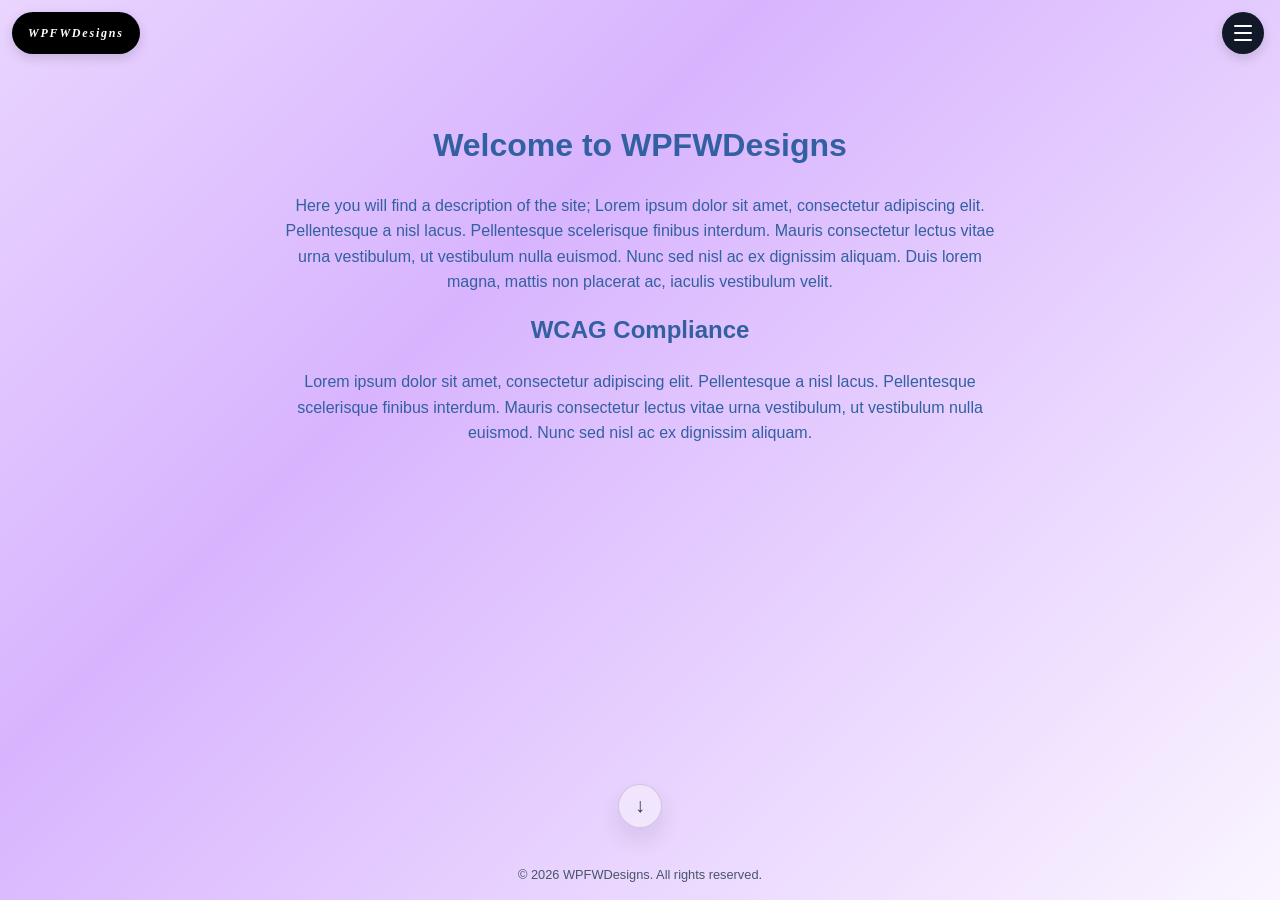
<file: index.html>
﻿<!DOCTYPE html>
<html lang="en">
  <head>
    <meta charset="UTF-8" />
    <meta name="viewport" content="width=device-width, initial-scale=1.0" />
    <meta
      name="description"
      content="Welcome to WPFWDesigns, a web design portfolio featuring accessible websites, creative projects, and development work."
    />
    <title>Landing Page</title>
    <link rel="stylesheet" href="style.css" />
    <script src="weather-theme.js" defer></script>
  </head>
  <body data-page="landing" class="page-landing">
    <a href="index.html" class="brand-tag" aria-label="Go to the home page"><i>WPFWDesigns</i></a>

    <nav class="top-nav" aria-label="Main navigation">
      <button class="menu-toggle" aria-label="Toggle navigation" aria-expanded="false" aria-controls="site-nav-menu">
        <span aria-hidden="true"></span>
        <span aria-hidden="true"></span>
        <span aria-hidden="true"></span>
      </button>
      <ul class="nav-menu" id="site-nav-menu">
        <li><a href="whoami.html">Whoami</a></li>
        <li><a href="blog.html">Blog</a></li>
        <li><a href="projects.html">Projects</a></li>
        <li><a href="contact.html">Contact</a></li>
        <li class="nav-options">
          <span class="nav-options__label">Options</span>
          <div class="weather-theme" data-weather-theme>
            <p class="weather-theme__status" data-weather-status role="status" aria-live="polite">Amsterdam | Loading weather...</p>
            <div class="weather-theme__controls" role="group" aria-label="Theme mode">
              <button class="weather-theme__button" type="button" data-theme-mode="auto" aria-pressed="true">Auto</button>
              <button class="weather-theme__button weather-theme__icon-button" type="button" data-theme-mode="light" aria-label="Light theme" title="Light theme" aria-pressed="false"><span aria-hidden="true">☀️</span></button>
              <button class="weather-theme__button weather-theme__icon-button" type="button" data-theme-mode="dark" aria-label="Dark theme" title="Dark theme" aria-pressed="false"><span aria-hidden="true">🌙</span></button>
            </div>
          </div>
        </li>
      </ul>
    </nav>

    <main class="page-content">
      <h1>Welcome to WPFWDesigns</h1>
      <p>Here you will find a description of the site; Lorem ipsum dolor sit amet, consectetur adipiscing elit. Pellentesque a nisl lacus. Pellentesque scelerisque finibus interdum. Mauris consectetur lectus vitae urna vestibulum, ut vestibulum nulla euismod. Nunc sed nisl ac ex dignissim aliquam. Duis lorem magna, mattis non placerat ac, iaculis vestibulum velit.</p>

      <section>
        <h2>WCAG Compliance</h2>
        <p>Lorem ipsum dolor sit amet, consectetur adipiscing elit. Pellentesque a nisl lacus. Pellentesque scelerisque finibus interdum. Mauris consectetur lectus vitae urna vestibulum, ut vestibulum nulla euismod. Nunc sed nisl ac ex dignissim aliquam.</p>
      </section>
    </main>

    <footer class="site-footer">
      <p>© 2026 WPFWDesigns. All rights reserved.</p>
    </footer>

    <a class="scroll-cue" href="whoami.html" aria-label="Continue to Who Am I"></a>

    <script>
      const toggleButton = document.querySelector('.menu-toggle');
      const navMenu = document.querySelector('.nav-menu');
      toggleButton.addEventListener('click', () => {
        const isOpen = navMenu.classList.toggle('open');
        toggleButton.setAttribute('aria-expanded', String(isOpen));
      });

      document.addEventListener('click', (event) => {
        if (!navMenu.contains(event.target) && !toggleButton.contains(event.target)) {
          navMenu.classList.remove('open');
          toggleButton.setAttribute('aria-expanded', 'false');
        }
      });

      document.addEventListener('keydown', (event) => {
        if (event.key === 'Escape' && navMenu.classList.contains('open')) {
          navMenu.classList.remove('open');
          toggleButton.setAttribute('aria-expanded', 'false');
          toggleButton.focus();
        }
      });

    </script>
  </body>
</html>
</file>
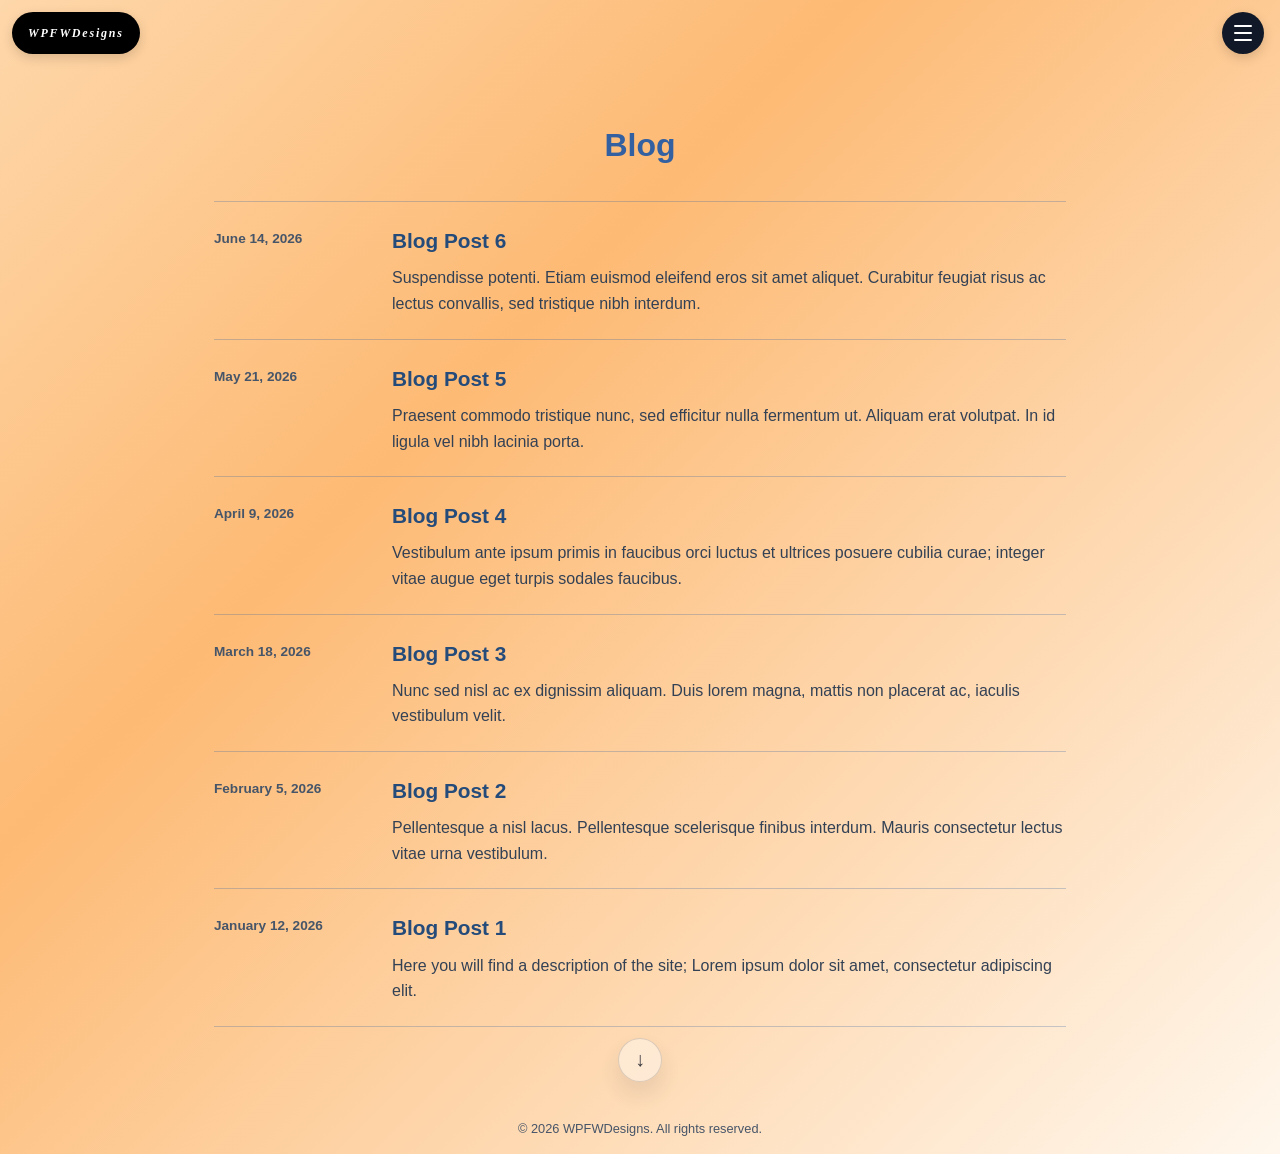
<file: blog.html>
﻿<!DOCTYPE html>
<html lang="en">
  <head>
    <meta charset="UTF-8" />
    <meta name="viewport" content="width=device-width, initial-scale=1.0" />
    <meta
      name="description"
      content="Read the WPFWDesigns blog for insights, updates, and articles about web design, development, and accessibility."
    />
    <title>Blog</title>
    <link rel="stylesheet" href="style.css" />
    <script src="weather-theme.js" defer></script>
  </head>
  <body data-page="blog" class="page-blog">
    <a href="index.html" class="brand-tag" aria-label="Go to the home page"><i>WPFWDesigns</i></a>

    <nav class="top-nav" aria-label="Main navigation">
      <button class="menu-toggle" aria-label="Toggle navigation" aria-expanded="false" aria-controls="site-nav-menu">
        <span aria-hidden="true"></span>
        <span aria-hidden="true"></span>
        <span aria-hidden="true"></span>
      </button>
      <ul class="nav-menu" id="site-nav-menu">
        <li><a href="whoami.html">Whoami</a></li>
        <li><a href="blog.html">Blog</a></li>
        <li><a href="projects.html">Projects</a></li>
        <li><a href="contact.html">Contact</a></li>
        <li class="nav-options">
          <span class="nav-options__label">Options</span>
          <div class="weather-theme" data-weather-theme>
            <p class="weather-theme__status" data-weather-status role="status" aria-live="polite">Amsterdam | Loading weather...</p>
            <div class="weather-theme__controls" role="group" aria-label="Theme mode">
              <button class="weather-theme__button" type="button" data-theme-mode="auto" aria-pressed="true">Auto</button>
              <button class="weather-theme__button weather-theme__icon-button" type="button" data-theme-mode="light" aria-label="Light theme" title="Light theme" aria-pressed="false"><span aria-hidden="true">☀️</span></button>
              <button class="weather-theme__button weather-theme__icon-button" type="button" data-theme-mode="dark" aria-label="Dark theme" title="Dark theme" aria-pressed="false"><span aria-hidden="true">🌙</span></button>
            </div>
          </div>
        </li>
      </ul>
    </nav>

    <main class="page-content blog-page">
      <h1>Blog</h1>

      <div class="blog-feed">
        <article class="blog-entry">
          <p class="blog-date">June 14, 2026</p>
          <h2>Blog Post 6</h2>
          <p>Suspendisse potenti. Etiam euismod eleifend eros sit amet aliquet. Curabitur feugiat risus ac lectus convallis, sed tristique nibh interdum.</p>
        </article>

        <article class="blog-entry">
          <p class="blog-date">May 21, 2026</p>
          <h2>Blog Post 5</h2>
          <p>Praesent commodo tristique nunc, sed efficitur nulla fermentum ut. Aliquam erat volutpat. In id ligula vel nibh lacinia porta.</p>
        </article>

        <article class="blog-entry">
          <p class="blog-date">April 9, 2026</p>
          <h2>Blog Post 4</h2>
          <p>Vestibulum ante ipsum primis in faucibus orci luctus et ultrices posuere cubilia curae; integer vitae augue eget turpis sodales faucibus.</p>
        </article>

        <article class="blog-entry">
          <p class="blog-date">March 18, 2026</p>
          <h2>Blog Post 3</h2>
          <p>Nunc sed nisl ac ex dignissim aliquam. Duis lorem magna, mattis non placerat ac, iaculis vestibulum velit.</p>
        </article>

        <article class="blog-entry">
          <p class="blog-date">February 5, 2026</p>
          <h2>Blog Post 2</h2>
          <p>Pellentesque a nisl lacus. Pellentesque scelerisque finibus interdum. Mauris consectetur lectus vitae urna vestibulum.</p>
        </article>

        <article class="blog-entry">
          <p class="blog-date">January 12, 2026</p>
          <h2>Blog Post 1</h2>
          <p>Here you will find a description of the site; Lorem ipsum dolor sit amet, consectetur adipiscing elit.</p>
        </article>
      </div>
    </main>

    <footer class="site-footer">
      <p>© 2026 WPFWDesigns. All rights reserved.</p>
    </footer>

    <a class="scroll-cue" href="projects.html" aria-label="Continue to Projects"></a>

    <script>
      const toggleButton = document.querySelector('.menu-toggle');
      const navMenu = document.querySelector('.nav-menu');
      toggleButton.addEventListener('click', () => {
        const isOpen = navMenu.classList.toggle('open');
        toggleButton.setAttribute('aria-expanded', String(isOpen));
      });

      document.addEventListener('click', (event) => {
        if (!navMenu.contains(event.target) && !toggleButton.contains(event.target)) {
          navMenu.classList.remove('open');
          toggleButton.setAttribute('aria-expanded', 'false');
        }
      });

      document.addEventListener('keydown', (event) => {
        if (event.key === 'Escape' && navMenu.classList.contains('open')) {
          navMenu.classList.remove('open');
          toggleButton.setAttribute('aria-expanded', 'false');
          toggleButton.focus();
        }
      });

    </script>
  </body>
</html>
</file>
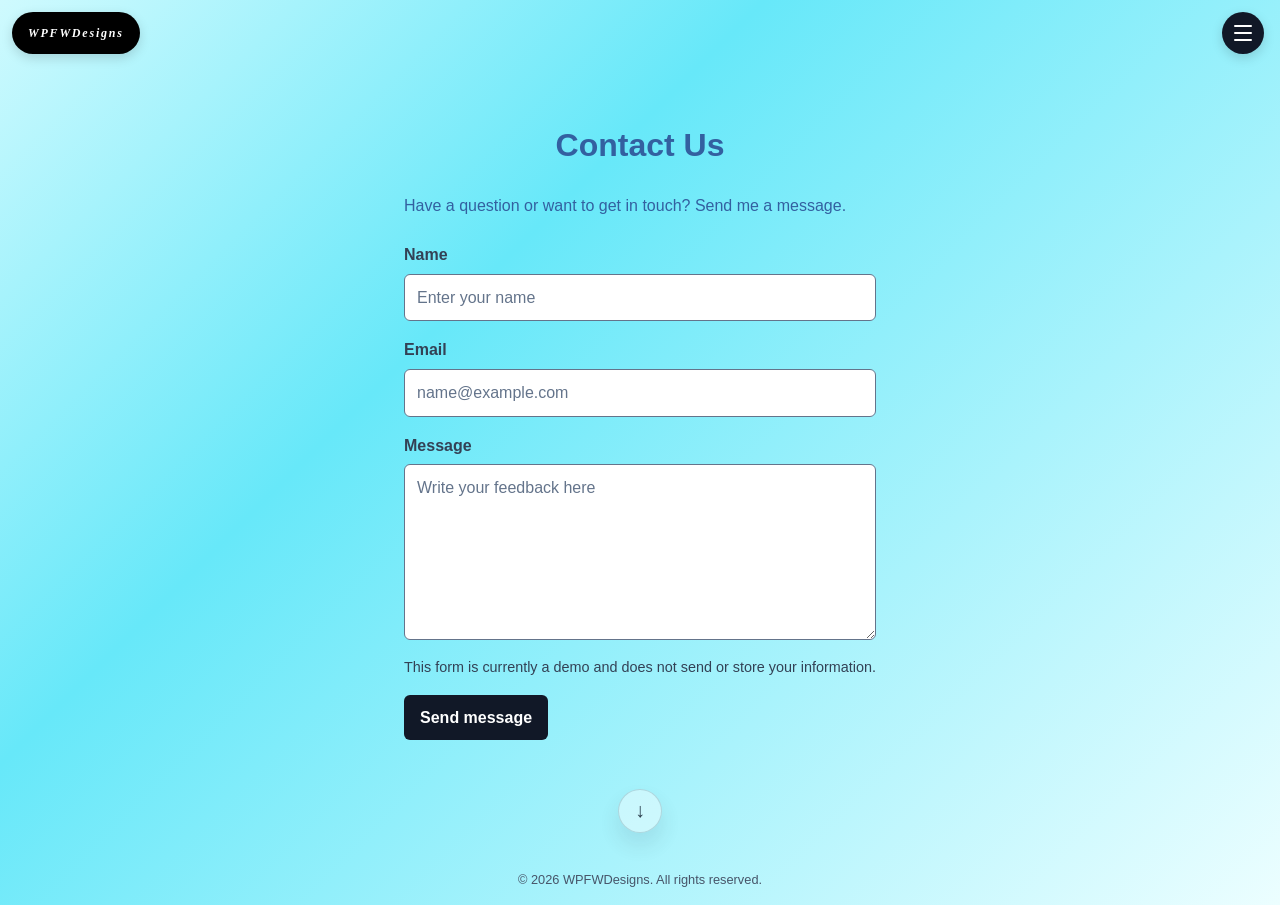
<file: contact.html>
<!DOCTYPE html>
<html lang="en">
  <head>
    <meta charset="UTF-8" />
    <meta name="viewport" content="width=device-width, initial-scale=1.0" />
    <meta
      name="description"
      content="Contact WPFWDesigns with a question or message."
    />
    <title>Contact | WPFWDesigns</title>
    <link rel="stylesheet" href="style.css" />
    <script src="weather-theme.js" defer></script>
  </head>
  <body data-page="contact" class="page-contact">
    <a href="index.html" class="brand-tag" aria-label="Go to the home page"><i>WPFWDesigns</i></a>

    <nav class="top-nav" aria-label="Main navigation">
      <button class="menu-toggle" aria-label="Toggle navigation" aria-expanded="false" aria-controls="site-nav-menu">
        <span aria-hidden="true"></span>
        <span aria-hidden="true"></span>
        <span aria-hidden="true"></span>
      </button>
      <ul class="nav-menu" id="site-nav-menu">
        <li><a href="whoami.html">Whoami</a></li>
        <li><a href="blog.html">Blog</a></li>
        <li><a href="projects.html">Projects</a></li>
        <li><a href="contact.html" aria-current="page">Contact</a></li>
        <li class="nav-options">
          <span class="nav-options__label">Options</span>
          <div class="weather-theme" data-weather-theme>
            <p class="weather-theme__status" data-weather-status role="status" aria-live="polite">Amsterdam | Loading weather...</p>
            <div class="weather-theme__controls" role="group" aria-label="Theme mode">
              <button class="weather-theme__button" type="button" data-theme-mode="auto" aria-pressed="true">Auto</button>
              <button class="weather-theme__button weather-theme__icon-button" type="button" data-theme-mode="light" aria-label="Light theme" title="Light theme" aria-pressed="false"><span aria-hidden="true">☀️</span></button>
              <button class="weather-theme__button weather-theme__icon-button" type="button" data-theme-mode="dark" aria-label="Dark theme" title="Dark theme" aria-pressed="false"><span aria-hidden="true">🌙</span></button>
            </div>
          </div>
        </li>
      </ul>
    </nav>

    <main class="page-content contact-page">
      <h1>Contact Us</h1>
      <p class="contact-intro">Have a question or want to get in touch? Send me a message.</p>

      <form class="contact-form" id="contact-form" novalidate>
        <div class="contact-field">
          <label for="contact-name">Name</label>
          <input id="contact-name" name="name" type="text" autocomplete="name" placeholder="Enter your name" minlength="2" maxlength="80" aria-describedby="contact-name-error" required />
          <p class="contact-error" id="contact-name-error" hidden></p>
        </div>

        <div class="contact-field">
          <label for="contact-email">Email</label>
          <input id="contact-email" name="email" type="email" autocomplete="email" placeholder="name@example.com" maxlength="254" aria-describedby="contact-email-error" required />
          <p class="contact-error" id="contact-email-error" hidden></p>
        </div>

        <div class="contact-field">
          <label for="contact-message">Message</label>
          <textarea id="contact-message" name="message" rows="6" placeholder="Write your feedback here" minlength="10" maxlength="1000" aria-describedby="contact-message-error" required></textarea>
          <p class="contact-error" id="contact-message-error" hidden></p>
        </div>

        <p class="contact-note">This form is currently a demo and does not send or store your information.</p>
        <button class="contact-submit" type="submit">Send message</button>
        <p class="contact-status" id="contact-status" role="status" aria-live="polite"></p>
      </form>
    </main>

    <footer class="site-footer">
      <p>© 2026 WPFWDesigns. All rights reserved.</p>
    </footer>

    <a class="scroll-cue" href="index.html" aria-label="Continue to Home"></a>

    <script>
      const toggleButton = document.querySelector('.menu-toggle');
      const navMenu = document.querySelector('.nav-menu');
      const contactForm = document.querySelector('#contact-form');
      const contactStatus = document.querySelector('#contact-status');
      const fields = [
        {
          input: document.querySelector('#contact-name'),
          error: document.querySelector('#contact-name-error'),
          getMessage: (input) => {
            const value = input.value.trim();
            if (!value) return 'Enter your name.';
            if (value.length < 2) return 'Name must be at least 2 characters.';
            if (value.length > 80) return 'Name must be 80 characters or fewer.';
            return '';
          }
        },
        {
          input: document.querySelector('#contact-email'),
          error: document.querySelector('#contact-email-error'),
          getMessage: (input) => {
            if (!input.value.trim()) return 'Enter your email address.';
            if (input.validity.typeMismatch) return 'Enter a valid email address.';
            if (input.value.length > 254) return 'Email must be 254 characters or fewer.';
            return '';
          }
        },
        {
          input: document.querySelector('#contact-message'),
          error: document.querySelector('#contact-message-error'),
          getMessage: (input) => {
            const value = input.value.trim();
            if (!value) return 'Enter a feedback message.';
            if (value.length < 2) return 'Message must be at least 2 characters.';
            if (value.length > 1000) return 'Message must be 1000 characters or fewer.';
            return '';
          }
        }
      ];
      let validationAttempted = false;

      const validateField = ({ input, error, getMessage }) => {
        error.textContent = getMessage(input);
        error.hidden = !error.textContent;
        input.setAttribute('aria-invalid', String(!error.hidden));
        return error.hidden;
      };

      toggleButton.addEventListener('click', () => {
        const isOpen = navMenu.classList.toggle('open');
        toggleButton.setAttribute('aria-expanded', String(isOpen));
      });

      document.addEventListener('click', (event) => {
        if (!navMenu.contains(event.target) && !toggleButton.contains(event.target)) {
          navMenu.classList.remove('open');
          toggleButton.setAttribute('aria-expanded', 'false');
        }
      });

      document.addEventListener('keydown', (event) => {
        if (event.key === 'Escape' && navMenu.classList.contains('open')) {
          navMenu.classList.remove('open');
          toggleButton.setAttribute('aria-expanded', 'false');
          toggleButton.focus();
        }
      });

      fields.forEach((field) => {
        field.input.addEventListener('input', () => {
          if (!validationAttempted) return;
          validateField(field);
          contactStatus.textContent = '';
          contactStatus.classList.remove('is-error');
        });
      });

      contactForm.addEventListener('submit', (event) => {
        event.preventDefault();
        validationAttempted = true;
        const validity = fields.map(validateField);
        const firstInvalidIndex = validity.indexOf(false);
        const firstInvalid = firstInvalidIndex === -1 ? null : fields[firstInvalidIndex];

        if (firstInvalid) {
          contactStatus.classList.add('is-error');
          contactStatus.textContent = 'Please correct the highlighted fields and try again.';
          firstInvalid.input.focus();
          return;
        }

        contactStatus.classList.remove('is-error');
        contactStatus.textContent = 'Your message was not sent or saved. This form is a demo only.';
      });
    </script>
  </body>
</html>
</file>
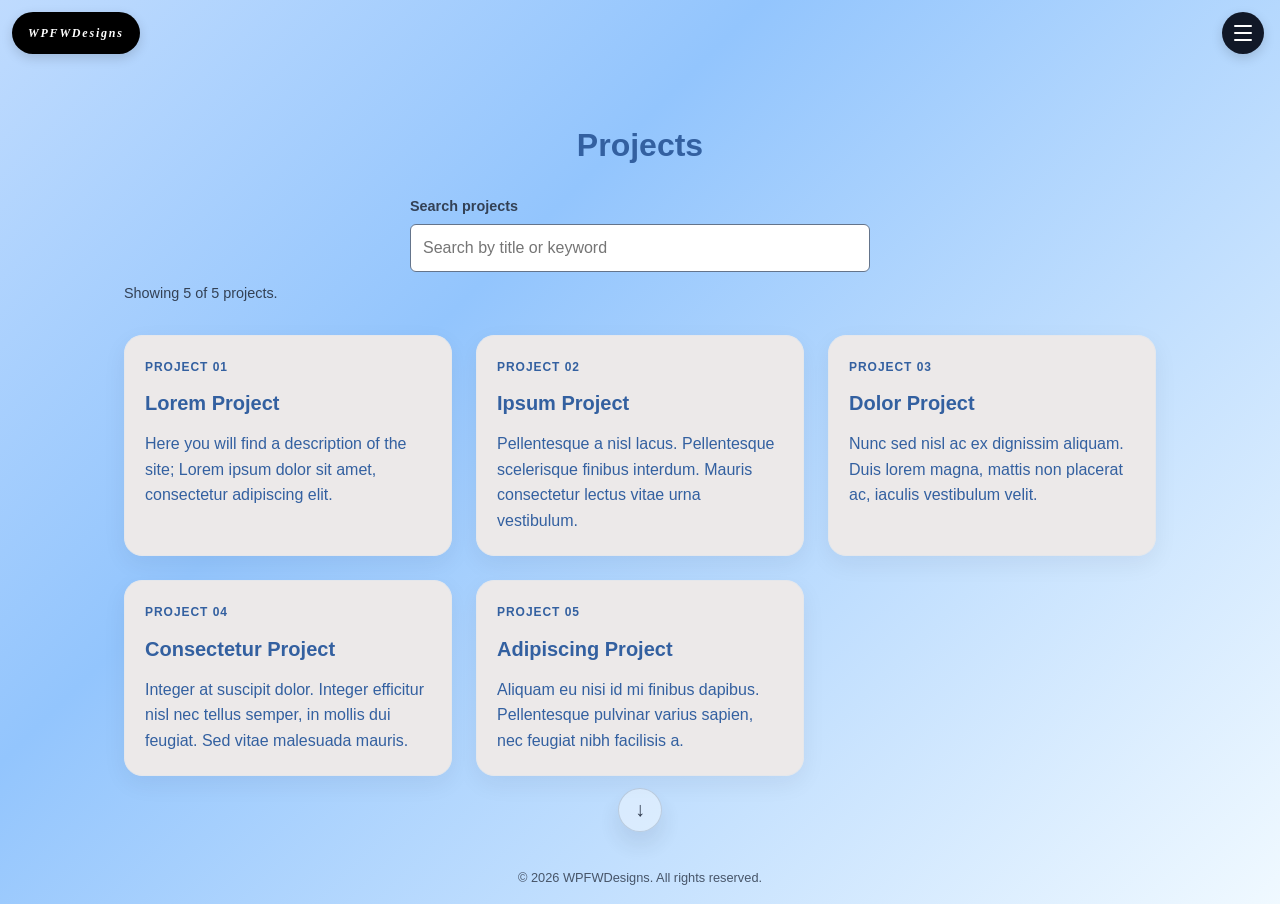
<file: projects.html>
﻿<!DOCTYPE html>
<html lang="en">
  <head>
    <meta charset="UTF-8" />
    <meta name="viewport" content="width=device-width, initial-scale=1.0" />
    <meta
      name="description"
      content="Explore web design and development projects created by WPFWDesigns, including accessible and creative digital experiences."
    />
    <title>Projects</title>
    <link rel="stylesheet" href="style.css" />
    <script src="weather-theme.js" defer></script>
  </head>
  <body data-page="projects" class="page-projects">
    <a href="index.html" class="brand-tag" aria-label="Go to the home page"><i>WPFWDesigns</i></a>

    <nav class="top-nav" aria-label="Main navigation">
      <button class="menu-toggle" aria-label="Toggle navigation" aria-expanded="false" aria-controls="site-nav-menu">
        <span aria-hidden="true"></span>
        <span aria-hidden="true"></span>
        <span aria-hidden="true"></span>
      </button>
      <ul class="nav-menu" id="site-nav-menu">
        <li><a href="whoami.html">Whoami</a></li>
        <li><a href="blog.html">Blog</a></li>
        <li><a href="projects.html">Projects</a></li>
        <li><a href="contact.html">Contact</a></li>
        <li class="nav-options">
          <span class="nav-options__label">Options</span>
          <div class="weather-theme" data-weather-theme>
            <p class="weather-theme__status" data-weather-status role="status" aria-live="polite">Amsterdam | Loading weather...</p>
            <div class="weather-theme__controls" role="group" aria-label="Theme mode">
              <button class="weather-theme__button" type="button" data-theme-mode="auto" aria-pressed="true">Auto</button>
              <button class="weather-theme__button weather-theme__icon-button" type="button" data-theme-mode="light" aria-label="Light theme" title="Light theme" aria-pressed="false"><span aria-hidden="true">☀️</span></button>
              <button class="weather-theme__button weather-theme__icon-button" type="button" data-theme-mode="dark" aria-label="Dark theme" title="Dark theme" aria-pressed="false"><span aria-hidden="true">🌙</span></button>
            </div>
          </div>
        </li>
      </ul>
    </nav>

    <main class="page-content card-page">
      <h1>Projects</h1>

      <div class="project-search">
        <label for="project-search-input">Search projects</label>
        <input
          id="project-search-input"
          type="search"
          placeholder="Search by title or keyword"
          aria-controls="project-list"
          aria-describedby="project-search-status"
        />
      </div>
      <p class="search-status" id="project-search-status" role="status" aria-live="polite"></p>
      <div class="card-grid" id="project-list" aria-live="polite"></div>
    </main>

    <footer class="site-footer">
      <p>© 2026 WPFWDesigns. All rights reserved.</p>
    </footer>

    <a class="scroll-cue" href="contact.html" aria-label="Continue to Contact"></a>

    <script>
      const toggleButton = document.querySelector('.menu-toggle');
      const navMenu = document.querySelector('.nav-menu');
      const searchInput = document.querySelector('#project-search-input');
      const searchStatus = document.querySelector('#project-search-status');
      let projectCards = [];

      const filterProjects = () => {
        const query = searchInput.value.trim().toLocaleLowerCase();
        const matchingCards = projectCards.filter(({ card, searchText }) => {
          const matches = searchText.includes(query);
          card.hidden = !matches;
          return matches;
        });

        const hasNoMatches = matchingCards.length === 0;
        searchStatus.classList.toggle('is-error', hasNoMatches);
        searchStatus.textContent = hasNoMatches
          ? 'No projects found.'
          : `Showing ${matchingCards.length} of ${projectCards.length} projects.`;
      };

      searchInput.addEventListener('input', filterProjects);

      const loadProjects = async () => {
        const projectList = document.querySelector('#project-list');

        try {
          const response = await fetch('projects.json');
          if (!response.ok) throw new Error('Unable to load projects');

          const projects = await response.json();
          projectCards = projects.map((project) => {
            const article = document.createElement('article');
            article.className = 'content-card';

            const label = document.createElement('p');
            label.className = 'card-date';
            label.textContent = project.label;

            const title = document.createElement('h2');
            title.textContent = project.title;

            const description = document.createElement('p');
            description.textContent = project.description;

            article.append(label, title, description);
            projectList.append(article);
            return {
              card: article,
              searchText: `${project.label} ${project.title} ${project.description}`.toLocaleLowerCase()
            };
          });
          filterProjects();
        } catch {
          searchInput.disabled = true;
          searchInput.classList.add('is-load-error');
          searchInput.placeholder = 'Projects unavailable: projects.json failed';
          searchStatus.classList.remove('is-error');
          searchStatus.classList.add('is-visually-hidden');
          searchStatus.textContent = 'Projects are unavailable because projects.json could not be loaded. If you opened this page directly, serve the site locally and reload.';
        }
      };

      loadProjects();

      toggleButton.addEventListener('click', () => {
        const isOpen = navMenu.classList.toggle('open');
        toggleButton.setAttribute('aria-expanded', String(isOpen));
      });

      document.addEventListener('click', (event) => {
        if (!navMenu.contains(event.target) && !toggleButton.contains(event.target)) {
          navMenu.classList.remove('open');
          toggleButton.setAttribute('aria-expanded', 'false');
        }
      });

      document.addEventListener('keydown', (event) => {
        if (event.key === 'Escape' && navMenu.classList.contains('open')) {
          navMenu.classList.remove('open');
          toggleButton.setAttribute('aria-expanded', 'false');
          toggleButton.focus();
        }
      });

    </script>
  </body>
</html>
</file>
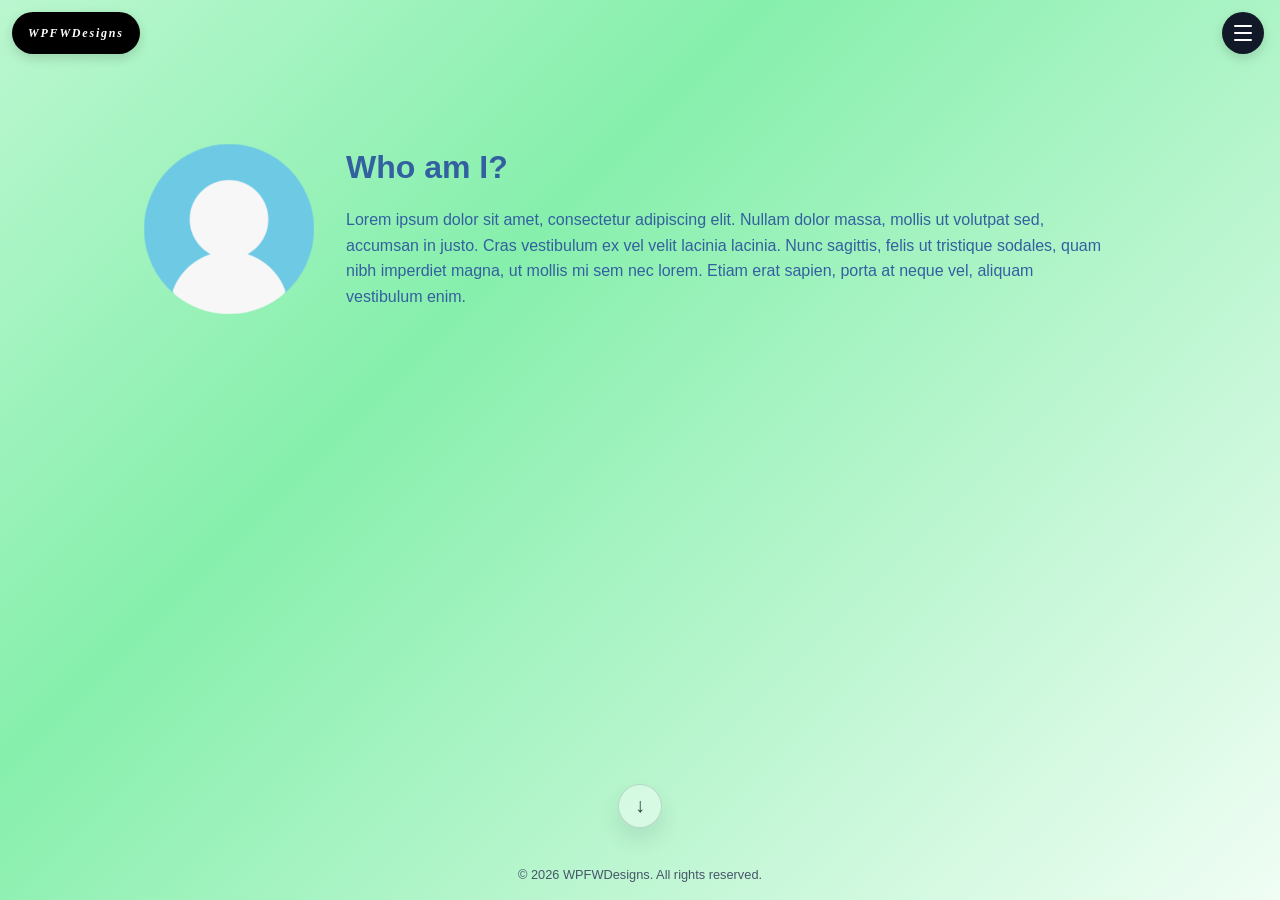
<file: whoami.html>
﻿<!DOCTYPE html>
<html lang="en">
  <head>
    <meta charset="UTF-8" />
    <meta name="viewport" content="width=device-width, initial-scale=1.0" />
    <meta
      name="description"
      content="Learn more about the designer and developer behind WPFWDesigns and their approach to creating accessible websites."
    />
    <title>Who Am I</title>
    <link rel="stylesheet" href="style.css" />
    <script src="weather-theme.js" defer></script>
  </head>
  <body data-page="whoami" class="page-whoami">
    <a href="index.html" class="brand-tag" aria-label="Go to the home page"><i>WPFWDesigns</i></a>

    <nav class="top-nav" aria-label="Main navigation">
      <button class="menu-toggle" aria-label="Toggle navigation" aria-expanded="false" aria-controls="site-nav-menu">
        <span aria-hidden="true"></span>
        <span aria-hidden="true"></span>
        <span aria-hidden="true"></span>
      </button>
      <ul class="nav-menu" id="site-nav-menu">
        <li><a href="whoami.html">Whoami</a></li>
        <li><a href="blog.html">Blog</a></li>
        <li><a href="projects.html">Projects</a></li>
        <li><a href="contact.html">Contact</a></li>
        <li class="nav-options">
          <span class="nav-options__label">Options</span>
          <div class="weather-theme" data-weather-theme>
            <p class="weather-theme__status" data-weather-status role="status" aria-live="polite">Amsterdam | Loading weather...</p>
            <div class="weather-theme__controls" role="group" aria-label="Theme mode">
              <button class="weather-theme__button" type="button" data-theme-mode="auto" aria-pressed="true">Auto</button>
              <button class="weather-theme__button weather-theme__icon-button" type="button" data-theme-mode="light" aria-label="Light theme" title="Light theme" aria-pressed="false"><span aria-hidden="true">☀️</span></button>
              <button class="weather-theme__button weather-theme__icon-button" type="button" data-theme-mode="dark" aria-label="Dark theme" title="Dark theme" aria-pressed="false"><span aria-hidden="true">🌙</span></button>
            </div>
          </div>
        </li>
      </ul>
    </nav>

    <main class="page-content profile-page">
      <div class="profile-layout">
        <img
          class="profile-image"
          src="no-profile-picture-15262_256.png"
          alt="Profile picture"
        />

        <div class="profile-copy">
          <h1>Who am I?</h1>
          <p>Lorem ipsum dolor sit amet, consectetur adipiscing elit. Nullam dolor massa, mollis ut volutpat sed, accumsan in justo. Cras vestibulum ex vel velit lacinia lacinia. Nunc sagittis, felis ut tristique sodales, quam nibh imperdiet magna, ut mollis mi sem nec lorem. Etiam erat sapien, porta at neque vel, aliquam vestibulum enim.</p>
        </div>
      </div>
    </main>

    <footer class="site-footer">
      <p>© 2026 WPFWDesigns. All rights reserved.</p>
    </footer>

    <a class="scroll-cue" href="blog.html" aria-label="Continue to Blog"></a>

    <script>
      const toggleButton = document.querySelector('.menu-toggle');
      const navMenu = document.querySelector('.nav-menu');
      toggleButton.addEventListener('click', () => {
        const isOpen = navMenu.classList.toggle('open');
        toggleButton.setAttribute('aria-expanded', String(isOpen));
      });

      document.addEventListener('click', (event) => {
        if (!navMenu.contains(event.target) && !toggleButton.contains(event.target)) {
          navMenu.classList.remove('open');
          toggleButton.setAttribute('aria-expanded', 'false');
        }
      });

      document.addEventListener('keydown', (event) => {
        if (event.key === 'Escape' && navMenu.classList.contains('open')) {
          navMenu.classList.remove('open');
          toggleButton.setAttribute('aria-expanded', 'false');
          toggleButton.focus();
        }
      });

    </script>
  </body>
</html>
</file>
<file: style.css>
﻿* {
    box-sizing: border-box;
}

html {
    scroll-behavior: smooth;
    overflow-x: hidden;
    overscroll-behavior-x: none;
    overscroll-behavior-y: contain;
    scrollbar-width: none;
    -ms-overflow-style: none;
}

html::-webkit-scrollbar {
    display: none;
}

body {
    margin: 0;
    min-height: 100vh;
    display: flex;
    flex-direction: column;
    font-family: Arial, Helvetica, sans-serif;
    line-height: 1.6;
    color: #3360a0;
    background: #f9fafb;
    text-align: center;
    overflow-x: hidden;
    max-width: 100vw;
    touch-action: pan-y;
    opacity: 0;
    animation: pageFadeIn 0.45s ease-out forwards;
}

@keyframes pageFadeIn {
    from {
        opacity: 0;
        transform: translateY(4px);
    }
    to {
        opacity: 1;
        transform: translateY(0);
    }
}

.scroll-cue {
    position: fixed;
    left: 50%;
    bottom: 72px;
    transform: translateX(-50%);
    width: 44px;
    height: 44px;
    border-radius: 50%;
    border: 1px solid rgba(17, 24, 39, 0.18);
    background: rgba(255, 255, 255, 0.5);
    box-shadow: 0 12px 26px rgba(15, 23, 42, 0.12);
    display: flex;
    align-items: center;
    justify-content: center;
    color: #111827;
    opacity: 0.82;
    visibility: visible;
    transition: opacity 0.25s ease, visibility 0.25s ease;
    z-index: 9997;
    backdrop-filter: blur(3px);
    cursor: pointer;
}

.scroll-cue:focus-visible {
    outline: 3px solid #3360a0;
    outline-offset: 4px;
}

.scroll-cue::before {
    content: "↓";
    font-size: 20px;
    line-height: 1;
    transform: translateY(-1px);
}

.page-landing {
    background: linear-gradient(135deg, #e9d5ff 0%, #d8b4fe 35%, #faf5ff 100%);
}

.page-whoami {
    background: linear-gradient(135deg, #bbf7d0 0%, #86efac 35%, #f0fdf4 100%);
}

.page-blog {
    background: linear-gradient(135deg, #fed7aa 0%, #fdba74 35%, #fff7ed 100%);
}

.page-projects {
    background: linear-gradient(135deg, #bfdbfe 0%, #93c5fd 35%, #f0f9ff 100%);
}

.page-contact {
    background: linear-gradient(135deg, #cffafe 0%, #67e8f9 35%, #ecfeff 100%);
}

.page-content {
    max-width: 760px;
    margin: 120px auto 0;
    padding: 0 24px 80px;
    flex: 1;
}

.page-landing .page-content {
    margin-top: 120px;
}

.profile-page {
    max-width: 980px;
}

.profile-layout {
    display: flex;
    align-items: flex-start;
    gap: 32px;
    text-align: left;
}

.profile-image {
    width: 170px;
    height: 170px;
    object-fit: contain;
    margin-top: 24px;
    margin-left: -30px;
    flex-shrink: 0;
    background: transparent;
    border: none;
    box-shadow: none;
}

.profile-copy {
    flex: 1;
    padding-top: 22px;
}

.profile-copy h1 {
    margin-bottom: 14px;
}

@media (max-width: 900px) {
    .profile-image {
        margin-left: 0;
    }
}

.card-page {
    max-width: 1080px;
}

.blog-page {
    max-width: 900px;
}

.blog-feed {
    margin-top: 30px;
    border-top: 1px solid rgba(51, 96, 160, 0.28);
}

.blog-entry {
    display: grid;
    grid-template-columns: 150px minmax(0, 1fr);
    column-gap: 28px;
    padding: 22px 0;
    border-bottom: 1px solid rgba(51, 96, 160, 0.28);
    text-align: left;
}

.blog-date {
    grid-column: 1;
    grid-row: 1 / span 2;
    margin: 4px 0 0;
    color: #475569;
    font-size: 0.85rem;
    font-weight: 700;
}

.blog-entry h2 {
    grid-column: 2;
    grid-row: 1;
    margin: 0 0 8px;
    color: #244b7a;
    font-size: 1.3rem;
}

.blog-entry > p:not(.blog-date) {
    grid-column: 2;
    grid-row: 2;
    margin: 0;
    color: #334155;
}

.weather-theme {
    display: grid;
    gap: 10px;
    width: 100%;
    margin-top: 8px;
    padding-top: 10px;
    border-top: 1px solid rgba(51, 96, 160, 0.28);
    text-align: left;
}

.weather-theme__status {
    margin: 0;
    color: #334155;
    font-size: 0.82rem;
    font-weight: 600;
    text-align: center;
}

.weather-theme__controls {
    display: grid;
    grid-template-columns: repeat(3, 1fr);
    border: 1px solid #64748b;
    border-radius: 6px;
    overflow: hidden;
}

.weather-theme__button {
    min-height: 36px;
    padding: 6px 12px;
    border: 0;
    border-right: 1px solid #64748b;
    background: transparent;
    color: #334155;
    font: inherit;
    font-size: 0.85rem;
    cursor: pointer;
}

.weather-theme__button:last-child {
    border-right: 0;
}

.weather-theme__icon-button {
    min-width: 40px;
    padding-right: 6px;
    padding-left: 6px;
    font-size: 1.1rem;
    line-height: 1;
}

.weather-theme__button[aria-pressed="true"] {
    background: #111827;
    color: #ffffff;
}

.weather-theme__button:focus-visible {
    position: relative;
    z-index: 1;
    outline: 3px solid #3360a0;
    outline-offset: -3px;
}

body.theme-dark {
    color: #e5e7eb;
    background: #111820;
}

body.theme-dark.page-landing,
body.theme-dark.page-whoami,
body.theme-dark.page-blog,
body.theme-dark.page-projects,
body.theme-dark.page-contact {
    background: linear-gradient(145deg, #202a34 0%, #111820 68%, #18232e 100%);
}

body.theme-dark h1,
body.theme-dark h2,
body.theme-dark h3,
body.theme-dark h4,
body.theme-dark h5,
body.theme-dark h6,
body.theme-dark p {
    color: #e5e7eb;
}

body.theme-dark .site-footer p,
body.theme-dark .blog-date,
body.theme-dark .card-date {
    color: #aab8c7;
}

body.theme-dark .blog-feed,
body.theme-dark .blog-entry,
body.theme-dark .weather-theme {
    border-color: rgba(203, 213, 225, 0.28);
}

body.theme-dark .weather-theme {
    background: rgba(31, 41, 51, 0.94);
    box-shadow: 0 4px 12px rgba(0, 0, 0, 0.22);
}

body.theme-dark .blog-entry h2 {
    color: #f3f4f6;
}

body.theme-dark .blog-entry > p:not(.blog-date),
body.theme-dark .weather-theme__status {
    color: #cbd5e1;
}

body.theme-dark .content-card {
    background: #1f2933;
    border-color: #394653;
    box-shadow: 0 8px 24px rgba(0, 0, 0, 0.2);
}

body.theme-dark .content-card h2,
body.theme-dark .content-card p,
body.theme-dark .project-search label,
body.theme-dark .search-status {
    color: #e5e7eb;
}

body.theme-dark .contact-field input,
body.theme-dark .contact-field textarea,
body.theme-dark .project-search input {
    background: #17212b;
    border-color: #526273;
    color: #f3f4f6;
}

body.theme-dark .contact-field input::placeholder,
body.theme-dark .contact-field textarea::placeholder,
body.theme-dark .project-search input::placeholder {
    color: #aab8c7;
}

body.theme-dark .contact-field input:focus::placeholder,
body.theme-dark .contact-field textarea:focus::placeholder {
    color: transparent;
}

body.theme-dark .contact-note,
body.theme-dark .contact-status {
    color: #cbd5e1;
}

body.theme-dark .contact-field label {
    color: #f3f4f6;
}

body.theme-dark .contact-status.is-error,
body.theme-dark .contact-error,
body.theme-dark .search-status.is-error {
    color: #fca5a5;
}

body.theme-dark .contact-field input[aria-invalid="true"],
body.theme-dark .contact-field textarea[aria-invalid="true"] {
    border-color: #fca5a5;
}

body.theme-dark .nav-menu {
    background: #1f2933;
}

body.theme-dark .top-nav a {
    color: #e5e7eb;
}

body.theme-dark .brand-tag {
    background: #ffffff;
    color: #111820;
}

body.theme-dark .nav-options__label {
    color: #aab8c7;
}

body.theme-dark .weather-theme__controls {
    border-color: #64748b;
}

body.theme-dark .weather-theme__button {
    border-color: #64748b;
    color: #e5e7eb;
}

body.theme-dark .weather-theme__button[aria-pressed="true"] {
    background: #e5e7eb;
    color: #111820;
}

body.theme-dark .menu-toggle,
body.theme-dark .contact-submit {
    background: #e5e7eb;
}

body.theme-dark .menu-toggle span,
body.theme-dark .contact-submit {
    color: #111820;
}

body.theme-dark .menu-toggle span {
    background: #111820;
}

body.theme-dark .scroll-cue {
    background: rgba(31, 41, 51, 0.9);
    border-color: rgba(203, 213, 225, 0.35);
    color: #f3f4f6;
}

.contact-page {
    max-width: 680px;
}

.contact-intro {
    margin-bottom: 24px;
    text-align: left;
}

.contact-form {
    display: grid;
    gap: 16px;
    text-align: left;
}

.contact-field label {
    display: block;
    margin-bottom: 6px;
    color: #334155;
    font-weight: 700;
}

.contact-field input,
.contact-field textarea {
    display: block;
    width: 100%;
    padding: 10px 12px;
    border: 1px solid #64748b;
    border-radius: 6px;
    background: #ffffff;
    color: #1f2937;
    font: inherit;
}

.contact-field input {
    min-height: 44px;
}

.contact-field textarea {
    min-height: 150px;
    resize: vertical;
}

.contact-field input:focus-visible,
.contact-field textarea:focus-visible {
    outline: 3px solid #3360a0;
    outline-offset: 2px;
}

.contact-field input[aria-invalid="true"],
.contact-field textarea[aria-invalid="true"] {
    border-color: #b91c1c;
}

.contact-error {
    margin: 6px 0 0;
    color: #b91c1c;
    font-size: 0.9rem;
}

.contact-field input::placeholder,
.contact-field textarea::placeholder {
    color: #64748b;
    opacity: 1;
    user-select: none;
}

.contact-field input:focus::placeholder,
.contact-field textarea:focus::placeholder {
    color: transparent;
}

.contact-note,
.contact-status {
    color: #334155;
    font-size: 0.9rem;
}

.contact-note {
    margin: 0;
}

.contact-submit {
    min-height: 44px;
    justify-self: start;
    padding: 10px 16px;
    border: 0;
    border-radius: 6px;
    background: #111827;
    color: #ffffff;
    font: inherit;
    font-weight: 700;
    cursor: pointer;
}

.contact-submit:focus-visible {
    outline: 3px solid #3360a0;
    outline-offset: 3px;
}

.contact-status {
    min-height: 1.5em;
    margin: 0;
}

.contact-status.is-error {
    color: #b91c1c;
}

.project-search {
    max-width: 460px;
    margin: 24px auto 0;
    text-align: left;
}

.project-search label {
    display: block;
    margin-bottom: 6px;
    color: #334155;
    font-size: 0.9rem;
    font-weight: 700;
}

.project-search input {
    width: 100%;
    min-height: 44px;
    padding: 10px 12px;
    border: 1px solid #64748b;
    border-radius: 6px;
    background: #ffffff;
    color: #1f2937;
    font: inherit;
}

.project-search input:focus-visible {
    outline: 3px solid #3360a0;
    outline-offset: 2px;
}

.project-search input.is-load-error:disabled {
    background: #ffffff;
    color: #b91c1c;
    cursor: not-allowed;
    opacity: 1;
}

.project-search input.is-load-error::placeholder {
    color: #b91c1c;
    opacity: 1;
}

.search-status {
    min-height: 1.5em;
    margin: 10px 0 0;
    color: #334155;
    font-size: 0.9rem;
    text-align: left;
}

.search-status.is-error {
    color: #b91c1c;
    font-weight: 600;
}

.search-status.is-visually-hidden {
    position: absolute;
    width: 1px;
    height: 1px;
    padding: 0;
    margin: -1px;
    overflow: hidden;
    clip: rect(0, 0, 0, 0);
    white-space: nowrap;
    border: 0;
}

.card-grid {
    display: grid;
    grid-template-columns: repeat(3, minmax(220px, 1fr));
    gap: 24px;
    margin-top: 30px;
}

.content-card {
    background: #ece9e9;
    border: 1px solid #e5e7eb;
    border-radius: 18px;
    padding: 22px 20px;
    box-shadow: 0 8px 24px rgba(15, 23, 42, 0.06);
    text-align: left;
}

.content-card h2 {
    margin: 10px 0 12px;
    color: #3360a0;
    font-size: 1.25rem;
}

.content-card p {
    margin: 0;
    color: #3360a0;
}

.card-date {
    margin: 0;
    color: #475569;
    font-size: 0.75rem;
    font-weight: 700;
    letter-spacing: 0.08em;
    text-transform: uppercase;
}

.site-footer {
    width: 100%;
    padding: 14px 20px 18px;
    text-align: center;
}

.site-footer p {
    margin: 0;
    color: #475569;
    font-size: 0.8rem;
    line-height: 1.2;
    white-space: nowrap;
    overflow: hidden;
    text-overflow: ellipsis;
}

a {
    color: inherit;
    text-decoration: none;
}

img {
    max-width: 100%;
    display: block;
}

h1,
h2,
h3,
h4,
h5,
h6,
p {
    margin-top: 0;
    color: #3360a0;
}

.container {
    width: min(1100px, 90%);
    margin: 0 auto;
}

.brand-tag {
    font-family: Comic Sans MS, Comic Sans, cursive;
    position: fixed;
    top: 12px;
    left: 12px;
    z-index: 9999;
    background: #000000;
    color: #ffffff;
    font-size: 12px;
    font-weight: 800;
    letter-spacing: 0.15em;
    line-height: 1;
    display: inline-flex;
    align-items: center;
    justify-content: center;
    min-height: 42px;
    padding: 0 16px;
    border-radius: 999px;
    box-shadow: 0 4px 12px rgba(0, 0, 0, 0.15);
}

.top-nav {
    position: fixed;
    top: 12px;
    right: 16px;
    z-index: 9998;
}

.menu-toggle {
    width: 42px;
    height: 42px;
    border: none;
    border-radius: 50%;
    background: #111827;
    display: flex;
    flex-direction: column;
    justify-content: center;
    align-items: center;
    gap: 5px;
    cursor: pointer;
    box-shadow: 0 4px 12px rgba(0, 0, 0, 0.15);
}

.menu-toggle span {
    display: block;
    width: 18px;
    height: 2px;
    background: #ffffff;
    border-radius: 2px;
}

.nav-menu {
    position: absolute;
    top: 52px;
    right: 0;
    display: none;
    flex-direction: column;
    gap: 10px;
    width: min(210px, calc(100vw - 32px));
    max-height: calc(100vh - 80px);
    overflow-y: auto;
    list-style: none;
    margin: 0;
    padding: 12px 14px;
    background: #efededf5;
    border-radius: 12px;
    box-shadow: 0 10px 30px rgba(0, 0, 0, 0.12);
}

.nav-menu.open {
    display: flex;
}

.nav-options {
    padding-top: 10px;
    border-top: 1px solid rgba(51, 65, 85, 0.24);
}

.nav-options__label {
    display: block;
    color: #475569;
    font-size: 0.7rem;
    font-weight: 700;
    text-transform: uppercase;
}

.menu-toggle:focus-visible,
.top-nav a:focus-visible {
    outline: 3px solid #3360a0;
    outline-offset: 3px;
}

.top-nav a {
    color: #334155;
    font-size: 0.75rem;
    font-weight: 600;
    text-transform: uppercase;
    letter-spacing: 0.05em;
    transition: opacity 0.2s ease;
}

.top-nav a:hover,
.top-nav a:focus {
    opacity: 0.75;
}

@media (max-width: 700px) {
    html,
    body {
        overflow-x: hidden;
    }

    .page-content {
        width: 100%;
        max-width: 100%;
        padding: 0 16px;
    }

    .profile-layout {
        flex-direction: column;
        align-items: center;
        gap: 20px;
    }

    .profile-image {
        width: 140px;
        height: 140px;
    }

    .profile-copy {
        padding-top: 0;
    }

    .card-grid {
        grid-template-columns: 1fr;
    }

    .blog-entry {
        grid-template-columns: minmax(0, 1fr);
        row-gap: 5px;
        padding: 18px 0;
    }

    .blog-date,
    .blog-entry h2,
    .blog-entry > p:not(.blog-date) {
        grid-column: 1;
        grid-row: auto;
    }

    .blog-date {
        margin: 0;
    }

    .blog-entry h2 {
        margin: 0 0 3px;
    }

    .weather-theme__controls {
        flex: 0 0 auto;
    }

    .weather-theme__button {
        padding-right: 8px;
        padding-left: 8px;
    }

    .page-content {
        margin-top: 120px;
    }

    .nav-menu {
        top: 52px;
    }

    .container {
        width: 100%;
    }

    .brand-tag {
        font-size: 9px;
        left: 10px;
        top: 10px;
    }
}
</file>
